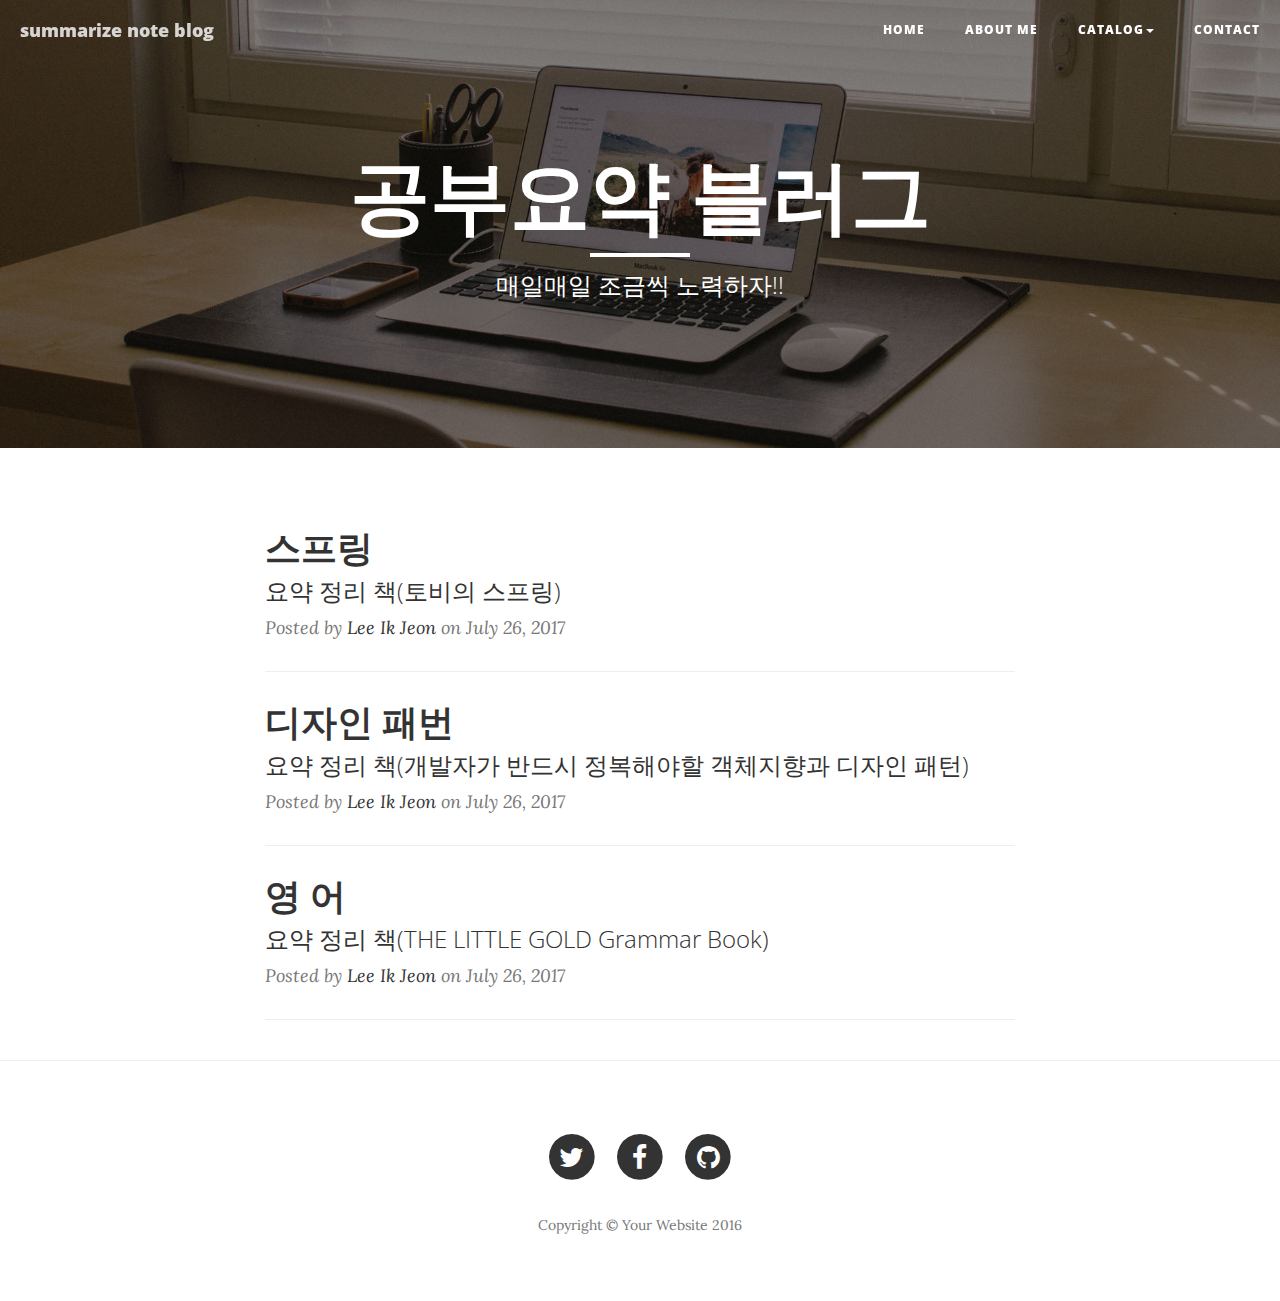
<file: index.html>
<!DOCTYPE html>
<html lang="en">

<head>

    <meta charset="utf-8">
    <meta http-equiv="X-UA-Compatible" content="IE=edge">
    <meta name="viewport" content="width=device-width, initial-scale=1">
    <meta name="description" content="">
    <meta name="author" content="">

    <title>공부 요약 블로그</title>

    <!-- Bootstrap Core CSS -->
    <link href="vendor/bootstrap/css/bootstrap.min.css" rel="stylesheet">

    <!-- Theme CSS -->
    <link href="css/clean-blog.min.css" rel="stylesheet">

    <!-- Custom Fonts -->
    <link href="vendor/font-awesome/css/font-awesome.min.css" rel="stylesheet" type="text/css">
    <link href='https://fonts.googleapis.com/css?family=Lora:400,700,400italic,700italic' rel='stylesheet' type='text/css'>
    <link href='https://fonts.googleapis.com/css?family=Open+Sans:300italic,400italic,600italic,700italic,800italic,400,300,600,700,800' rel='stylesheet' type='text/css'>

    <!-- HTML5 Shim and Respond.js IE8 support of HTML5 elements and media queries -->
    <!-- WARNING: Respond.js doesn't work if you view the page via file:// -->
    <!--[if lt IE 9]>
        <script src="https://oss.maxcdn.com/libs/html5shiv/3.7.0/html5shiv.js"></script>
        <script src="https://oss.maxcdn.com/libs/respond.js/1.4.2/respond.min.js"></script>
    <![endif]-->

</head>

<body>

    <!-- Navigation -->
    <nav class="navbar navbar-default navbar-custom navbar-fixed-top">
        <div class="container-fluid">
            <!-- Brand and toggle get grouped for better mobile display -->
            <div class="navbar-header page-scroll">
                <button type="button" class="navbar-toggle" data-toggle="collapse" data-target="#bs-example-navbar-collapse-1">
                    <span class="sr-only">Toggle navigation</span>
                    Menu <i class="fa fa-bars"></i>
                </button>
                <a class="navbar-brand" href="index.html">summarize note blog</a>
            </div>

            <!-- Collect the nav links, forms, and other content for toggling -->
            <div class="collapse navbar-collapse" id="bs-example-navbar-collapse-1">
                <ul class="nav navbar-nav navbar-right">
                    <li>
                        <a href="index.html">Home</a>
                    </li>
                    <li>
                        <a href="nav_content/about.html">About Me</a>
                    </li>
                    <li class="dropdown"><a class="dropdown-toggle" data-toggle="dropdown" href="#">catalog<span class="caret"></span></a>
                      <ul class="dropdown-menu">
                        <li><a href="catalog_content/spring.html">스프링</a></li>
                        <li><a href="catalog_content/design.html">디자인패턴</a></li>
                        <li><a href="catalog_content/english.html">영어</a></li>
                      </ul>
                    </li>
                    <li>
                        <a href="contact.html">Contact</a>
                    </li>
                </ul>
            </div>
            <!-- /.navbar-collapse -->
        </div>
        <!-- /.container -->
    </nav>

    <!-- Page Header -->
    <!-- Set your background image for this header on the line below. -->
    <header class="intro-header" style="background-image: url('img/home-bg.jpg')">
        <div class="container">
            <div class="row">
                <div class="col-lg-8 col-lg-offset-2 col-md-10 col-md-offset-1">
                    <div class="site-heading">
                        <h1>공부요약 블러그</h1>
                        <hr class="small">
                        <span class="subheading">매일매일 조금씩 노력하자!!</span>
                    </div>
                </div>
            </div>
        </div>
    </header>

    <!-- Main Content -->
    <div class="container">
        <div class="row">
            <div class="col-lg-8 col-lg-offset-2 col-md-10 col-md-offset-1">
                <div class="post-preview">
                    <a href="catalog_content/spring.html">
                        <h2 class="post-title">
                            스프링
                        </h2>
                        <h3 class="post-subtitle">
                            요약 정리 책(토비의 스프링)
                        </h3>
                    </a>
                    <p class="post-meta">Posted by <a href="#">Lee Ik Jeon</a> on July 26, 2017</p>
                </div>
                <hr>
                <div class="post-preview">
                    <a href="catalog_content/design.html">
                        <h2 class="post-title">
                            디자인 패번
                        </h2>
                        <h3 class="post-subtitle">
                            요약 정리 책(개발자가 반드시 정복해야할 객체지향과 디자인 패턴)
                        </h3>
                    </a>
                    <p class="post-meta">Posted by <a href="#">Lee Ik Jeon</a> on July 26, 2017</p>
                </div>
                <hr>
                <div class="post-preview">
                    <a href="catalog_content/english.html">
                        <h2 class="post-title">
                            영 어
                        </h2>
                        <h3 class="post-subtitle">
                            요약 정리 책(THE LITTLE GOLD Grammar Book)
                        </h3>
                    </a>
                    <p class="post-meta">Posted by <a href="#">Lee Ik Jeon</a> on July 26, 2017</p>
                </div>
                <hr>
            </div>
        </div>
    </div>

    <hr>

    <!-- Footer -->
    <footer>
        <div class="container">
            <div class="row">
                <div class="col-lg-8 col-lg-offset-2 col-md-10 col-md-offset-1">
                    <ul class="list-inline text-center">
                        <li>
                            <a href="#">
                                <span class="fa-stack fa-lg">
                                    <i class="fa fa-circle fa-stack-2x"></i>
                                    <i class="fa fa-twitter fa-stack-1x fa-inverse"></i>
                                </span>
                            </a>
                        </li>
                        <li>
                            <a href="#">
                                <span class="fa-stack fa-lg">
                                    <i class="fa fa-circle fa-stack-2x"></i>
                                    <i class="fa fa-facebook fa-stack-1x fa-inverse"></i>
                                </span>
                            </a>
                        </li>
                        <li>
                            <a href="#">
                                <span class="fa-stack fa-lg">
                                    <i class="fa fa-circle fa-stack-2x"></i>
                                    <i class="fa fa-github fa-stack-1x fa-inverse"></i>
                                </span>
                            </a>
                        </li>
                    </ul>
                    <p class="copyright text-muted">Copyright &copy; Your Website 2016</p>
                </div>
            </div>
        </div>
    </footer>

    <!-- jQuery -->
    <script src="vendor/jquery/jquery.min.js"></script>

    <!-- Bootstrap Core JavaScript -->
    <script src="vendor/bootstrap/js/bootstrap.min.js"></script>

    <!-- Contact Form JavaScript -->
    <script src="js/jqBootstrapValidation.js"></script>
    <script src="js/contact_me.js"></script>

    <!-- Theme JavaScript -->
    <script src="js/clean-blog.min.js"></script>

</body>

</html>
</file>
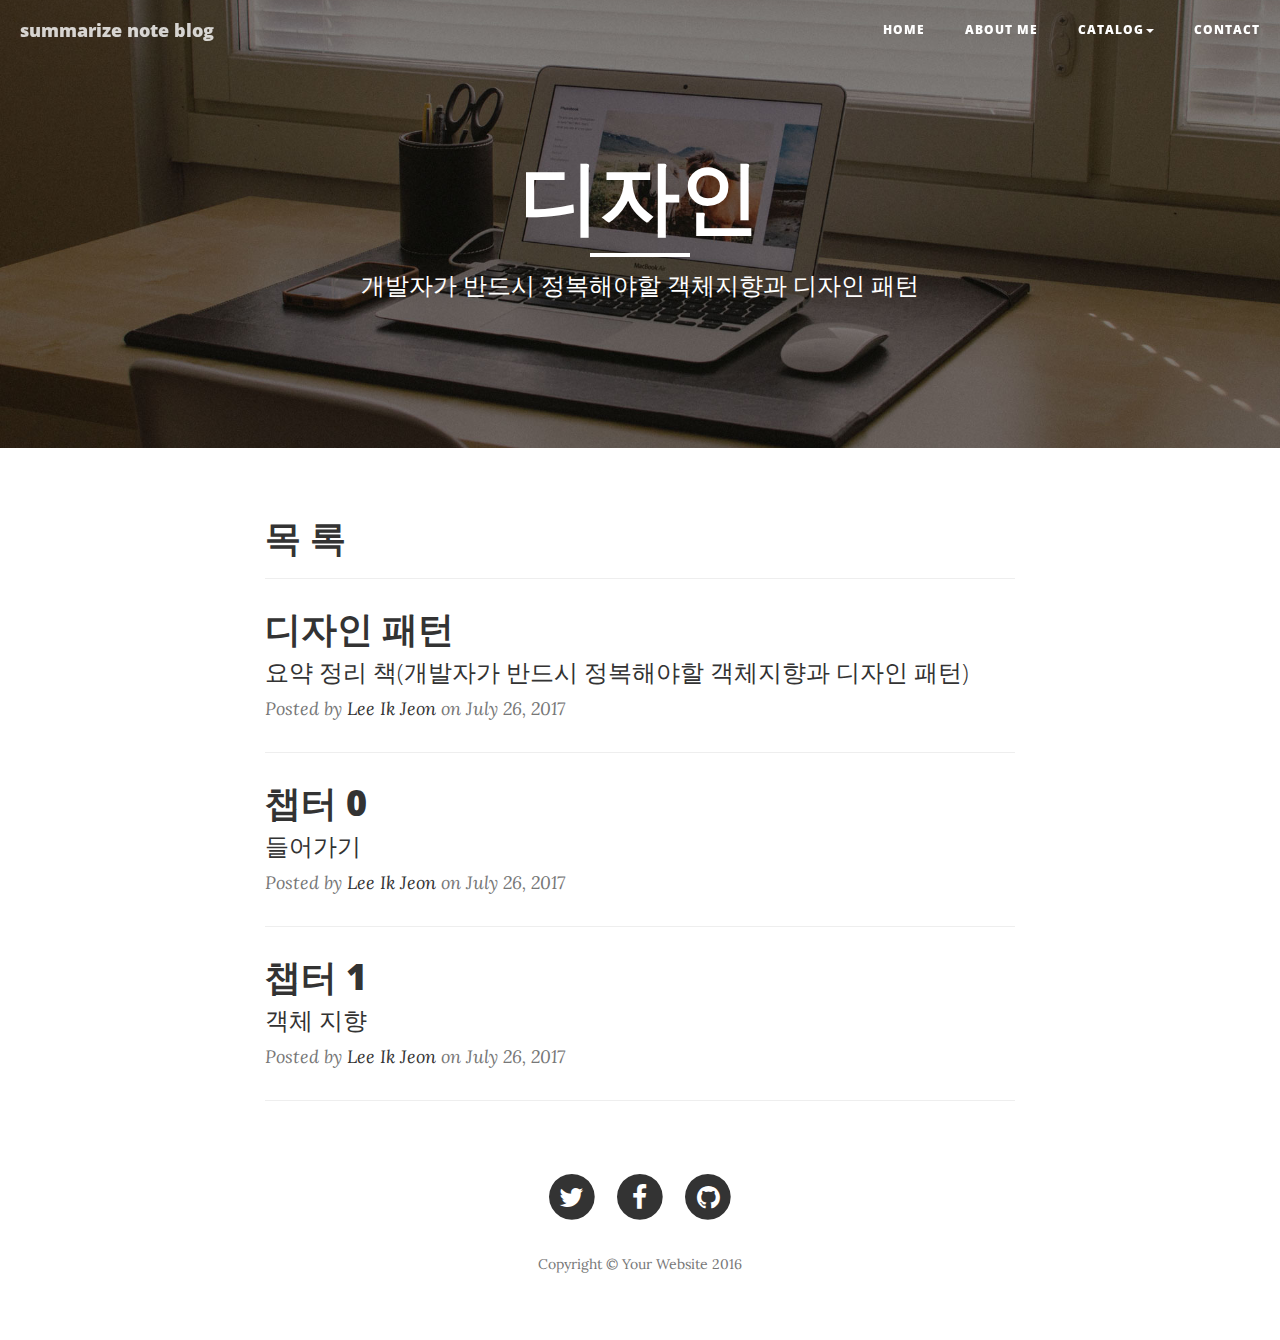
<file: catalog_content/design.html>
<!DOCTYPE html>
<html lang="en">

<head>

    <meta charset="utf-8">
    <meta http-equiv="X-UA-Compatible" content="IE=edge">
    <meta name="viewport" content="width=device-width, initial-scale=1">
    <meta name="description" content="">
    <meta name="author" content="">

    <title>공부 요약 블로그</title>

    <!-- Bootstrap Core CSS -->
    <link href="../vendor/bootstrap/css/bootstrap.min.css" rel="stylesheet">

    <!-- Theme CSS -->
    <link href="../css/clean-blog.min.css" rel="stylesheet">

    <!-- Custom Fonts -->
    <link href="../vendor/font-awesome/css/font-awesome.min.css" rel="stylesheet" type="text/css">
    <link href='https://fonts.googleapis.com/css?family=Lora:400,700,400italic,700italic' rel='stylesheet' type='text/css'>
    <link href='https://fonts.googleapis.com/css?family=Open+Sans:300italic,400italic,600italic,700italic,800italic,400,300,600,700,800' rel='stylesheet' type='text/css'>

    <!-- HTML5 Shim and Respond.js IE8 support of HTML5 elements and media queries -->
    <!-- WARNING: Respond.js doesn't work if you view the page via file:// -->
    <!--[if lt IE 9]>
        <script src="https://oss.maxcdn.com/libs/html5shiv/3.7.0/html5shiv.js"></script>
        <script src="https://oss.maxcdn.com/libs/respond.js/1.4.2/respond.min.js"></script>
    <![endif]-->

</head>

<body>

    <!-- Navigation -->
    <nav class="navbar navbar-default navbar-custom navbar-fixed-top">
        <div class="container-fluid">
            <!-- Brand and toggle get grouped for better mobile display -->
            <div class="navbar-header page-scroll">
                <button type="button" class="navbar-toggle" data-toggle="collapse" data-target="#bs-example-navbar-collapse-1">
                    <span class="sr-only">Toggle navigation</span>
                    Menu <i class="fa fa-bars"></i>
                </button>
                <a class="navbar-brand" href="../index.html">summarize note blog</a>
            </div>

            <!-- Collect the nav links, forms, and other content for toggling -->
            <div class="collapse navbar-collapse" id="bs-example-navbar-collapse-1">
                <ul class="nav navbar-nav navbar-right">
                    <li>
                        <a href="../index.html">Home</a>
                    </li>
                    <li>
                        <a href="../nav_content/about.html">About Me</a>
                    </li>
                    <li class="dropdown"><a class="dropdown-toggle" data-toggle="dropdown" href="#">catalog<span class="caret"></span></a>
                      <ul class="dropdown-menu">
                        <li><a href="spring.html">스프링</a></li>
                        <li><a href="design.html">디자인패턴</a></li>
                        <li><a href="english.html">영어</a></li>
                      </ul>
                    </li>
                    <li>
                        <a href="../nav_content/contact.html">Contact</a>
                    </li>
                </ul>
            </div>
            <!-- /.navbar-collapse -->
        </div>
        <!-- /.container -->
    </nav>

    <!-- Page Header -->
    <!-- Set your background image for this header on the line below. -->
    <header class="intro-header" style="background-image: url('../img/home-bg.jpg')">
        <div class="container">
            <div class="row">
                <div class="col-lg-8 col-lg-offset-2 col-md-10 col-md-offset-1">
                    <div class="site-heading">
                        <h1>디자인</h1>
                        <hr class="small">
                        <span class="subheading">개발자가 반드시 정복해야할 객체지향과 디자인 패턴</span>
                    </div>
                </div>
            </div>
        </div>
    </header>

    <!-- Main Content -->
    <div class="container">
        <div class="row">
            <div class="col-lg-8 col-lg-offset-2 col-md-10 col-md-offset-1">
                <div class="post-preview">
                    <h1>목 록</h1>
                </div>
                <hr>
                <div class="post-preview">
                    <a href="#">
                        <h2 class="post-title">
                            디자인 패턴
                        </h2>
                        <h3 class="post-subtitle">
                            요약 정리 책(개발자가 반드시 정복해야할 객체지향과 디자인 패턴)
                        </h3>
                    </a>
                    <p class="post-meta">Posted by <a href="#">Lee Ik Jeon</a> on July 26, 2017</p>
                </div>
                <hr>
                <div class="post-preview">
                    <a href="design/chapter00.html">
                        <h2 class="post-title">
                            챕터 0
                        </h2>
                        <h3 class="post-subtitle">
                            들어가기
                        </h3>
                    </a>
                    <p class="post-meta">Posted by <a href="#">Lee Ik Jeon</a> on July 26, 2017</p>
                </div>
                <hr>
                <div class="post-preview">
                    <a href="design/chapter01.html">
                        <h2 class="post-title">
                            챕터 1
                        </h2>
                        <h3 class="post-subtitle">
                            객체 지향
                        </h3>
                    </a>
                    <p class="post-meta">Posted by <a href="#">Lee Ik Jeon</a> on July 26, 2017</p>
                </div>
                <hr>
          </div>
        </div>
      </div>
    <!-- Footer -->
    <footer>
        <div class="container">
            <div class="row">
                <div class="col-lg-8 col-lg-offset-2 col-md-10 col-md-offset-1">
                    <ul class="list-inline text-center">
                        <li>
                            <a href="#">
                                <span class="fa-stack fa-lg">
                                    <i class="fa fa-circle fa-stack-2x"></i>
                                    <i class="fa fa-twitter fa-stack-1x fa-inverse"></i>
                                </span>
                            </a>
                        </li>
                        <li>
                            <a href="#">
                                <span class="fa-stack fa-lg">
                                    <i class="fa fa-circle fa-stack-2x"></i>
                                    <i class="fa fa-facebook fa-stack-1x fa-inverse"></i>
                                </span>
                            </a>
                        </li>
                        <li>
                            <a href="#">
                                <span class="fa-stack fa-lg">
                                    <i class="fa fa-circle fa-stack-2x"></i>
                                    <i class="fa fa-github fa-stack-1x fa-inverse"></i>
                                </span>
                            </a>
                        </li>
                    </ul>
                    <p class="copyright text-muted">Copyright &copy; Your Website 2016</p>
                </div>
            </div>
        </div>
    </footer>

    <!-- jQuery -->
    <script src="../vendor/jquery/jquery.min.js"></script>

    <!-- Bootstrap Core JavaScript -->
    <script src="../vendor/bootstrap/js/bootstrap.min.js"></script>

    <!-- Contact Form JavaScript -->
    <script src="../js/jqBootstrapValidation.js"></script>
    <script src="../js/contact_me.js"></script>

    <!-- Theme JavaScript -->
    <script src="../js/clean-blog.min.js"></script>

</body>

</html>
</file>
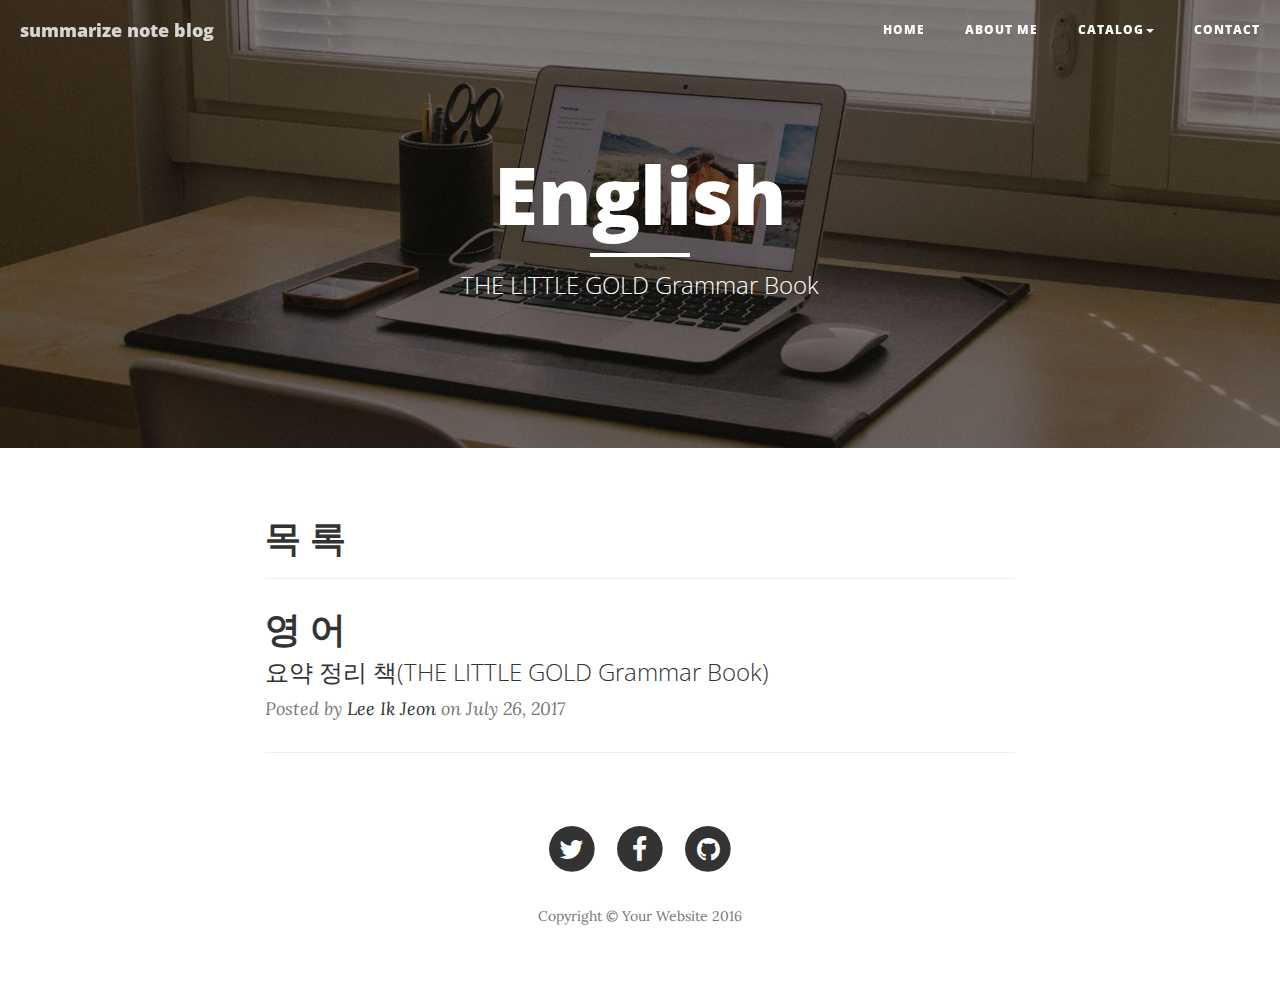
<file: catalog_content/english.html>
<!DOCTYPE html>
<html lang="en">

<head>

    <meta charset="utf-8">
    <meta http-equiv="X-UA-Compatible" content="IE=edge">
    <meta name="viewport" content="width=device-width, initial-scale=1">
    <meta name="description" content="">
    <meta name="author" content="">

    <title>공부 요약 블로그</title>

    <!-- Bootstrap Core CSS -->
    <link href="../vendor/bootstrap/css/bootstrap.min.css" rel="stylesheet">

    <!-- Theme CSS -->
    <link href="../css/clean-blog.min.css" rel="stylesheet">

    <!-- Custom Fonts -->
    <link href="../vendor/font-awesome/css/font-awesome.min.css" rel="stylesheet" type="text/css">
    <link href='https://fonts.googleapis.com/css?family=Lora:400,700,400italic,700italic' rel='stylesheet' type='text/css'>
    <link href='https://fonts.googleapis.com/css?family=Open+Sans:300italic,400italic,600italic,700italic,800italic,400,300,600,700,800' rel='stylesheet' type='text/css'>

    <!-- HTML5 Shim and Respond.js IE8 support of HTML5 elements and media queries -->
    <!-- WARNING: Respond.js doesn't work if you view the page via file:// -->
    <!--[if lt IE 9]>
        <script src="https://oss.maxcdn.com/libs/html5shiv/3.7.0/html5shiv.js"></script>
        <script src="https://oss.maxcdn.com/libs/respond.js/1.4.2/respond.min.js"></script>
    <![endif]-->

</head>

<body>

    <!-- Navigation -->
    <nav class="navbar navbar-default navbar-custom navbar-fixed-top">
        <div class="container-fluid">
            <!-- Brand and toggle get grouped for better mobile display -->
            <div class="navbar-header page-scroll">
                <button type="button" class="navbar-toggle" data-toggle="collapse" data-target="#bs-example-navbar-collapse-1">
                    <span class="sr-only">Toggle navigation</span>
                    Menu <i class="fa fa-bars"></i>
                </button>
                <a class="navbar-brand" href="../index.html">summarize note blog</a>
            </div>

            <!-- Collect the nav links, forms, and other content for toggling -->
            <div class="collapse navbar-collapse" id="bs-example-navbar-collapse-1">
                <ul class="nav navbar-nav navbar-right">
                    <li>
                        <a href="../index.html">Home</a>
                    </li>
                    <li>
                        <a href="../nav_content/about.html">About Me</a>
                    </li>
                    <li class="dropdown"><a class="dropdown-toggle" data-toggle="dropdown" href="#">catalog<span class="caret"></span></a>
                      <ul class="dropdown-menu">
                        <li><a href="spring.html">스프링</a></li>
                        <li><a href="design.html">디자인패턴</a></li>
                        <li><a href="english.html">영어</a></li>
                      </ul>
                    </li>
                    <li>
                        <a href="../nav_content/contact.html">Contact</a>
                    </li>
                </ul>
            </div>
            <!-- /.navbar-collapse -->
        </div>
        <!-- /.container -->
    </nav>

    <!-- Page Header -->
    <!-- Set your background image for this header on the line below. -->
    <header class="intro-header" style="background-image: url('../img/home-bg.jpg')">
        <div class="container">
            <div class="row">
                <div class="col-lg-8 col-lg-offset-2 col-md-10 col-md-offset-1">
                    <div class="site-heading">
                        <h1>English</h1>
                        <hr class="small">
                        <span class="subheading">THE LITTLE GOLD Grammar Book</span>
                    </div>
                </div>
            </div>
        </div>
    </header>

    <!-- Main Content -->
    <div class="container">
        <div class="row">
            <div class="col-lg-8 col-lg-offset-2 col-md-10 col-md-offset-1">
                <div class="post-preview">
                    <h1>목 록</h1>
                </div>
                <hr>
                <div class="post-preview">
                    <a href="catalog_content/english.html">
                        <h2 class="post-title">
                            영 어
                        </h2>
                        <h3 class="post-subtitle">
                            요약 정리 책(THE LITTLE GOLD Grammar Book)
                        </h3>
                    </a>
                    <p class="post-meta">Posted by <a href="#">Lee Ik Jeon</a> on July 26, 2017</p>
                </div>
                <hr>
          </div>
        </div>
      </div>
    <!-- Footer -->
    <footer>
        <div class="container">
            <div class="row">
                <div class="col-lg-8 col-lg-offset-2 col-md-10 col-md-offset-1">
                    <ul class="list-inline text-center">
                        <li>
                            <a href="#">
                                <span class="fa-stack fa-lg">
                                    <i class="fa fa-circle fa-stack-2x"></i>
                                    <i class="fa fa-twitter fa-stack-1x fa-inverse"></i>
                                </span>
                            </a>
                        </li>
                        <li>
                            <a href="#">
                                <span class="fa-stack fa-lg">
                                    <i class="fa fa-circle fa-stack-2x"></i>
                                    <i class="fa fa-facebook fa-stack-1x fa-inverse"></i>
                                </span>
                            </a>
                        </li>
                        <li>
                            <a href="#">
                                <span class="fa-stack fa-lg">
                                    <i class="fa fa-circle fa-stack-2x"></i>
                                    <i class="fa fa-github fa-stack-1x fa-inverse"></i>
                                </span>
                            </a>
                        </li>
                    </ul>
                    <p class="copyright text-muted">Copyright &copy; Your Website 2016</p>
                </div>
            </div>
        </div>
    </footer>

    <!-- jQuery -->
    <script src="../vendor/jquery/jquery.min.js"></script>

    <!-- Bootstrap Core JavaScript -->
    <script src="../vendor/bootstrap/js/bootstrap.min.js"></script>

    <!-- Contact Form JavaScript -->
    <script src="../js/jqBootstrapValidation.js"></script>
    <script src="../js/contact_me.js"></script>

    <!-- Theme JavaScript -->
    <script src="../js/clean-blog.min.js"></script>

</body>

</html>
</file>
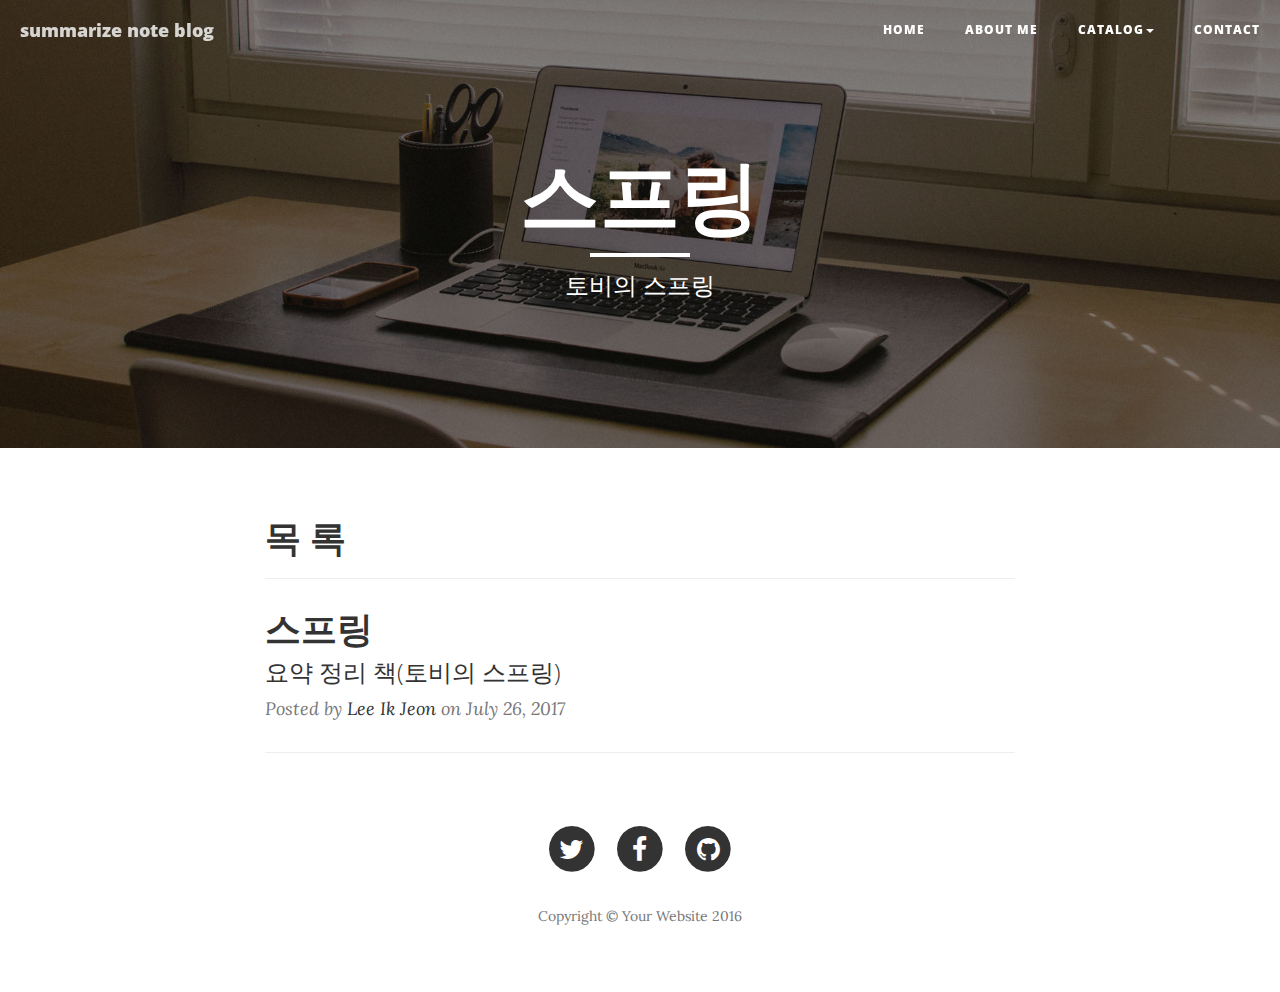
<file: catalog_content/spring.html>
<!DOCTYPE html>
<html lang="en">

<head>

    <meta charset="utf-8">
    <meta http-equiv="X-UA-Compatible" content="IE=edge">
    <meta name="viewport" content="width=device-width, initial-scale=1">
    <meta name="description" content="">
    <meta name="author" content="">

    <title>공부 요약 블로그</title>

    <!-- Bootstrap Core CSS -->
    <link href="../vendor/bootstrap/css/bootstrap.min.css" rel="stylesheet">

    <!-- Theme CSS -->
    <link href="../css/clean-blog.min.css" rel="stylesheet">

    <!-- Custom Fonts -->
    <link href="../vendor/font-awesome/css/font-awesome.min.css" rel="stylesheet" type="text/css">
    <link href='https://fonts.googleapis.com/css?family=Lora:400,700,400italic,700italic' rel='stylesheet' type='text/css'>
    <link href='https://fonts.googleapis.com/css?family=Open+Sans:300italic,400italic,600italic,700italic,800italic,400,300,600,700,800' rel='stylesheet' type='text/css'>

    <!-- HTML5 Shim and Respond.js IE8 support of HTML5 elements and media queries -->
    <!-- WARNING: Respond.js doesn't work if you view the page via file:// -->
    <!--[if lt IE 9]>
        <script src="https://oss.maxcdn.com/libs/html5shiv/3.7.0/html5shiv.js"></script>
        <script src="https://oss.maxcdn.com/libs/respond.js/1.4.2/respond.min.js"></script>
    <![endif]-->

</head>

<body>

    <!-- Navigation -->
    <nav class="navbar navbar-default navbar-custom navbar-fixed-top">
        <div class="container-fluid">
            <!-- Brand and toggle get grouped for better mobile display -->
            <div class="navbar-header page-scroll">
                <button type="button" class="navbar-toggle" data-toggle="collapse" data-target="#bs-example-navbar-collapse-1">
                    <span class="sr-only">Toggle navigation</span>
                    Menu <i class="fa fa-bars"></i>
                </button>
                <a class="navbar-brand" href="../index.html">summarize note blog</a>
            </div>

            <!-- Collect the nav links, forms, and other content for toggling -->
            <div class="collapse navbar-collapse" id="bs-example-navbar-collapse-1">
                <ul class="nav navbar-nav navbar-right">
                    <li>
                        <a href="../index.html">Home</a>
                    </li>
                    <li>
                        <a href="../nav_content/about.html">About Me</a>
                    </li>
                    <li class="dropdown"><a class="dropdown-toggle" data-toggle="dropdown" href="#">catalog<span class="caret"></span></a>
                      <ul class="dropdown-menu">
                        <li><a href="spring.html">스프링</a></li>
                        <li><a href="design.html">디자인패턴</a></li>
                        <li><a href="english.html">영어</a></li>
                      </ul>
                    </li>
                    <li>
                        <a href="../nav_content/contact.html">Contact</a>
                    </li>
                </ul>
            </div>
            <!-- /.navbar-collapse -->
        </div>
        <!-- /.container -->
    </nav>

    <!-- Page Header -->
    <!-- Set your background image for this header on the line below. -->
    <header class="intro-header" style="background-image: url('../img/home-bg.jpg')">
        <div class="container">
            <div class="row">
                <div class="col-lg-8 col-lg-offset-2 col-md-10 col-md-offset-1">
                    <div class="site-heading">
                        <h1>스프링</h1>
                        <hr class="small">
                        <span class="subheading">토비의 스프링</span>
                    </div>
                </div>
            </div>
        </div>
    </header>

    <!-- Main Content -->
    <div class="container">
        <div class="row">
            <div class="col-lg-8 col-lg-offset-2 col-md-10 col-md-offset-1">
                <div class="post-preview">
                    <h1>목 록</h1>
                </div>
                <hr>
                <div class="post-preview">
                    <a href="catalog_content/spring.html">
                        <h2 class="post-title">
                            스프링
                        </h2>
                        <h3 class="post-subtitle">
                            요약 정리 책(토비의 스프링)
                        </h3>
                    </a>
                    <p class="post-meta">Posted by <a href="#">Lee Ik Jeon</a> on July 26, 2017</p>
                </div>
                <hr>
          </div>
        </div>
      </div>
    <!-- Footer -->
    <footer>
        <div class="container">
            <div class="row">
                <div class="col-lg-8 col-lg-offset-2 col-md-10 col-md-offset-1">
                    <ul class="list-inline text-center">
                        <li>
                            <a href="#">
                                <span class="fa-stack fa-lg">
                                    <i class="fa fa-circle fa-stack-2x"></i>
                                    <i class="fa fa-twitter fa-stack-1x fa-inverse"></i>
                                </span>
                            </a>
                        </li>
                        <li>
                            <a href="#">
                                <span class="fa-stack fa-lg">
                                    <i class="fa fa-circle fa-stack-2x"></i>
                                    <i class="fa fa-facebook fa-stack-1x fa-inverse"></i>
                                </span>
                            </a>
                        </li>
                        <li>
                            <a href="#">
                                <span class="fa-stack fa-lg">
                                    <i class="fa fa-circle fa-stack-2x"></i>
                                    <i class="fa fa-github fa-stack-1x fa-inverse"></i>
                                </span>
                            </a>
                        </li>
                    </ul>
                    <p class="copyright text-muted">Copyright &copy; Your Website 2016</p>
                </div>
            </div>
        </div>
    </footer>

    <!-- jQuery -->
    <script src="../vendor/jquery/jquery.min.js"></script>

    <!-- Bootstrap Core JavaScript -->
    <script src="../vendor/bootstrap/js/bootstrap.min.js"></script>

    <!-- Contact Form JavaScript -->
    <script src="../js/jqBootstrapValidation.js"></script>
    <script src="../js/contact_me.js"></script>

    <!-- Theme JavaScript -->
    <script src="../js/clean-blog.min.js"></script>

</body>

</html>
</file>
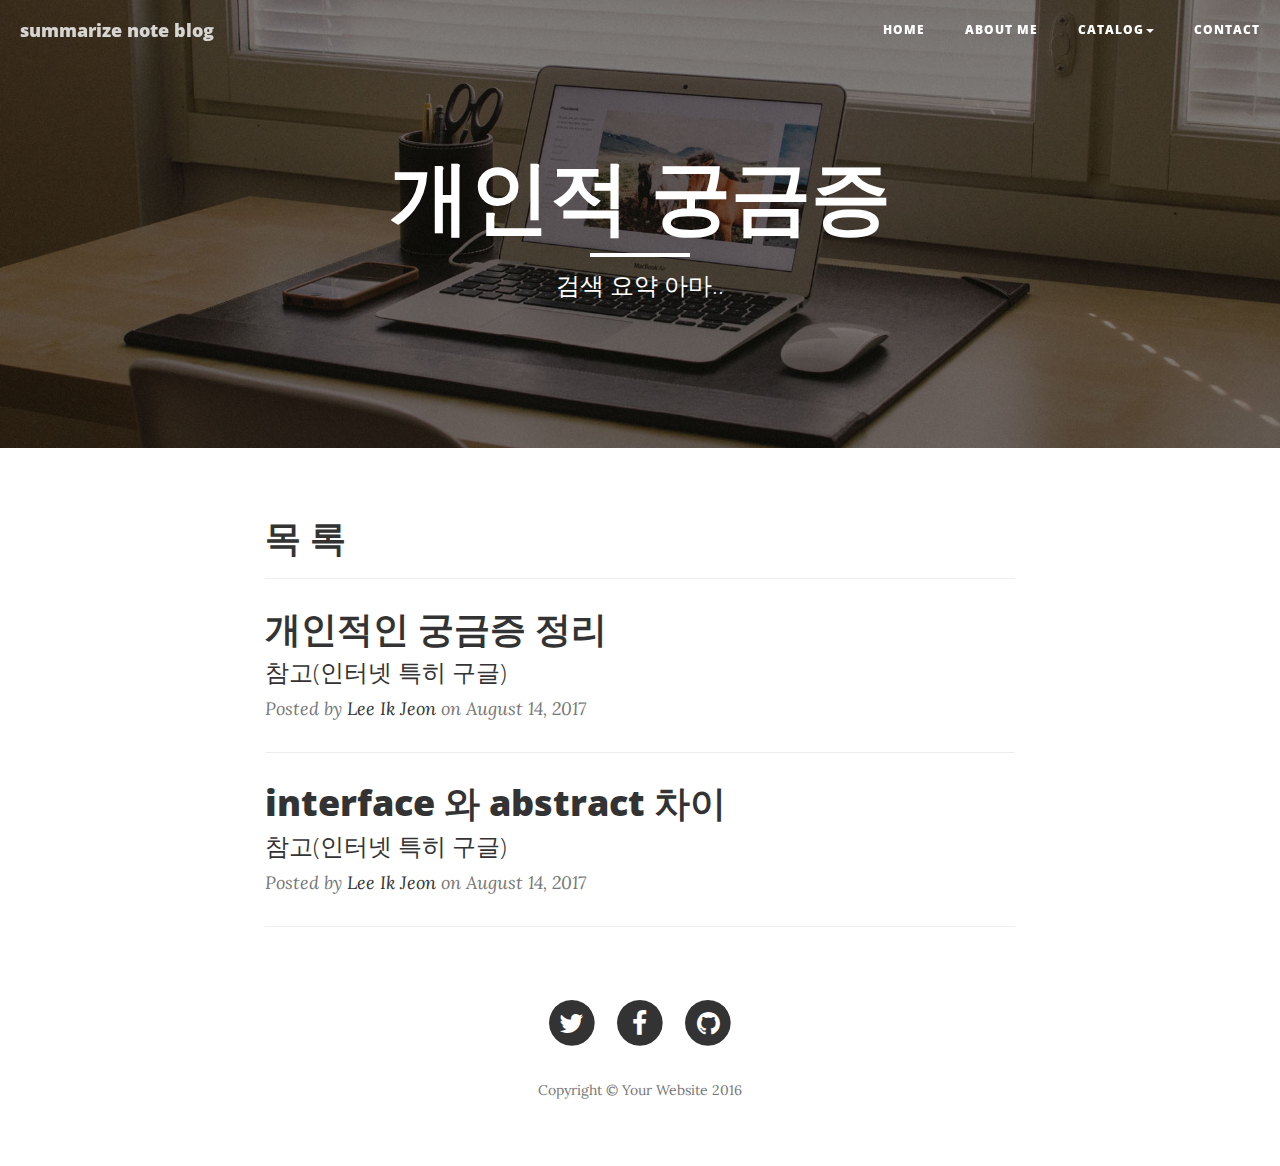
<file: catalog_content/wonder.html>
<!DOCTYPE html>
<html lang="en">

<head>

    <meta charset="utf-8">
    <meta http-equiv="X-UA-Compatible" content="IE=edge">
    <meta name="viewport" content="width=device-width, initial-scale=1">
    <meta name="description" content="">
    <meta name="author" content="">

    <title>공부 요약 블로그</title>

    <!-- Bootstrap Core CSS -->
    <link href="../vendor/bootstrap/css/bootstrap.min.css" rel="stylesheet">

    <!-- Theme CSS -->
    <link href="../css/clean-blog.min.css" rel="stylesheet">

    <!-- Custom Fonts -->
    <link href="../vendor/font-awesome/css/font-awesome.min.css" rel="stylesheet" type="text/css">
    <link href='https://fonts.googleapis.com/css?family=Lora:400,700,400italic,700italic' rel='stylesheet' type='text/css'>
    <link href='https://fonts.googleapis.com/css?family=Open+Sans:300italic,400italic,600italic,700italic,800italic,400,300,600,700,800' rel='stylesheet' type='text/css'>

    <!-- HTML5 Shim and Respond.js IE8 support of HTML5 elements and media queries -->
    <!-- WARNING: Respond.js doesn't work if you view the page via file:// -->
    <!--[if lt IE 9]>
        <script src="https://oss.maxcdn.com/libs/html5shiv/3.7.0/html5shiv.js"></script>
        <script src="https://oss.maxcdn.com/libs/respond.js/1.4.2/respond.min.js"></script>
    <![endif]-->

</head>

<body>

    <!-- Navigation -->
    <nav class="navbar navbar-default navbar-custom navbar-fixed-top">
        <div class="container-fluid">
            <!-- Brand and toggle get grouped for better mobile display -->
            <div class="navbar-header page-scroll">
                <button type="button" class="navbar-toggle" data-toggle="collapse" data-target="#bs-example-navbar-collapse-1">
                    <span class="sr-only">Toggle navigation</span>
                    Menu <i class="fa fa-bars"></i>
                </button>
                <a class="navbar-brand" href="../index.html">summarize note blog</a>
            </div>

            <!-- Collect the nav links, forms, and other content for toggling -->
            <div class="collapse navbar-collapse" id="bs-example-navbar-collapse-1">
                <ul class="nav navbar-nav navbar-right">
                    <li>
                        <a href="../index.html">Home</a>
                    </li>
                    <li>
                        <a href="../nav_content/about.html">About Me</a>
                    </li>
                    <li class="dropdown"><a class="dropdown-toggle" data-toggle="dropdown" href="#">catalog<span class="caret"></span></a>
                      <ul class="dropdown-menu">
                        <li><a href="spring.html">스프링</a></li>
                        <li><a href="design.html">디자인패턴</a></li>
                        <li><a href="english.html">영어</a></li>
                        <li><a href="wonder.html">개인적 궁금증</a></li>
                      </ul>
                    </li>
                    <li>
                        <a href="../nav_content/contact.html">Contact</a>
                    </li>
                </ul>
            </div>
            <!-- /.navbar-collapse -->
        </div>
        <!-- /.container -->
    </nav>

    <!-- Page Header -->
    <!-- Set your background image for this header on the line below. -->
    <header class="intro-header" style="background-image: url('../img/home-bg.jpg')">
        <div class="container">
            <div class="row">
                <div class="col-lg-8 col-lg-offset-2 col-md-10 col-md-offset-1">
                    <div class="site-heading">
                        <h1>개인적 궁금증</h1>
                        <hr class="small">
                        <span class="subheading">검색 요약 아마..</span>
                    </div>
                </div>
            </div>
        </div>
    </header>

    <!-- Main Content -->
    <div class="container">
        <div class="row">
            <div class="col-lg-8 col-lg-offset-2 col-md-10 col-md-offset-1">
                <div class="post-preview">
                    <h1>목 록</h1>
                </div>
                <hr>
                <div class="post-preview">
                    <a href="#">
                        <h2 class="post-title">
                          개인적인 궁금증 정리
                        </h2>
                        <h3 class="post-subtitle">
                            참고(인터넷 특히 구글)
                        </h3>
                    </a>
                    <p class="post-meta">Posted by <a href="#">Lee Ik Jeon</a> on August 14, 2017</p>
                </div>
                <hr>
                <div class="post-preview">
                    <a href="wonder/wonder1.html">
                        <h2 class="post-title">
                          interface 와 abstract 차이
                        </h2>
                        <h3 class="post-subtitle">
                            참고(인터넷 특히 구글)
                        </h3>
                    </a>
                    <p class="post-meta">Posted by <a href="#">Lee Ik Jeon</a> on August 14, 2017</p>
                </div>
                <hr>
          </div>
        </div>
      </div>
    <!-- Footer -->
    <footer>
        <div class="container">
            <div class="row">
                <div class="col-lg-8 col-lg-offset-2 col-md-10 col-md-offset-1">
                    <ul class="list-inline text-center">
                        <li>
                            <a href="#">
                                <span class="fa-stack fa-lg">
                                    <i class="fa fa-circle fa-stack-2x"></i>
                                    <i class="fa fa-twitter fa-stack-1x fa-inverse"></i>
                                </span>
                            </a>
                        </li>
                        <li>
                            <a href="#">
                                <span class="fa-stack fa-lg">
                                    <i class="fa fa-circle fa-stack-2x"></i>
                                    <i class="fa fa-facebook fa-stack-1x fa-inverse"></i>
                                </span>
                            </a>
                        </li>
                        <li>
                            <a href="#">
                                <span class="fa-stack fa-lg">
                                    <i class="fa fa-circle fa-stack-2x"></i>
                                    <i class="fa fa-github fa-stack-1x fa-inverse"></i>
                                </span>
                            </a>
                        </li>
                    </ul>
                    <p class="copyright text-muted">Copyright &copy; Your Website 2016</p>
                </div>
            </div>
        </div>
    </footer>

    <!-- jQuery -->
    <script src="../vendor/jquery/jquery.min.js"></script>

    <!-- Bootstrap Core JavaScript -->
    <script src="../vendor/bootstrap/js/bootstrap.min.js"></script>

    <!-- Contact Form JavaScript -->
    <script src="../js/jqBootstrapValidation.js"></script>
    <script src="../js/contact_me.js"></script>

    <!-- Theme JavaScript -->
    <script src="../js/clean-blog.min.js"></script>

</body>

</html>
</file>
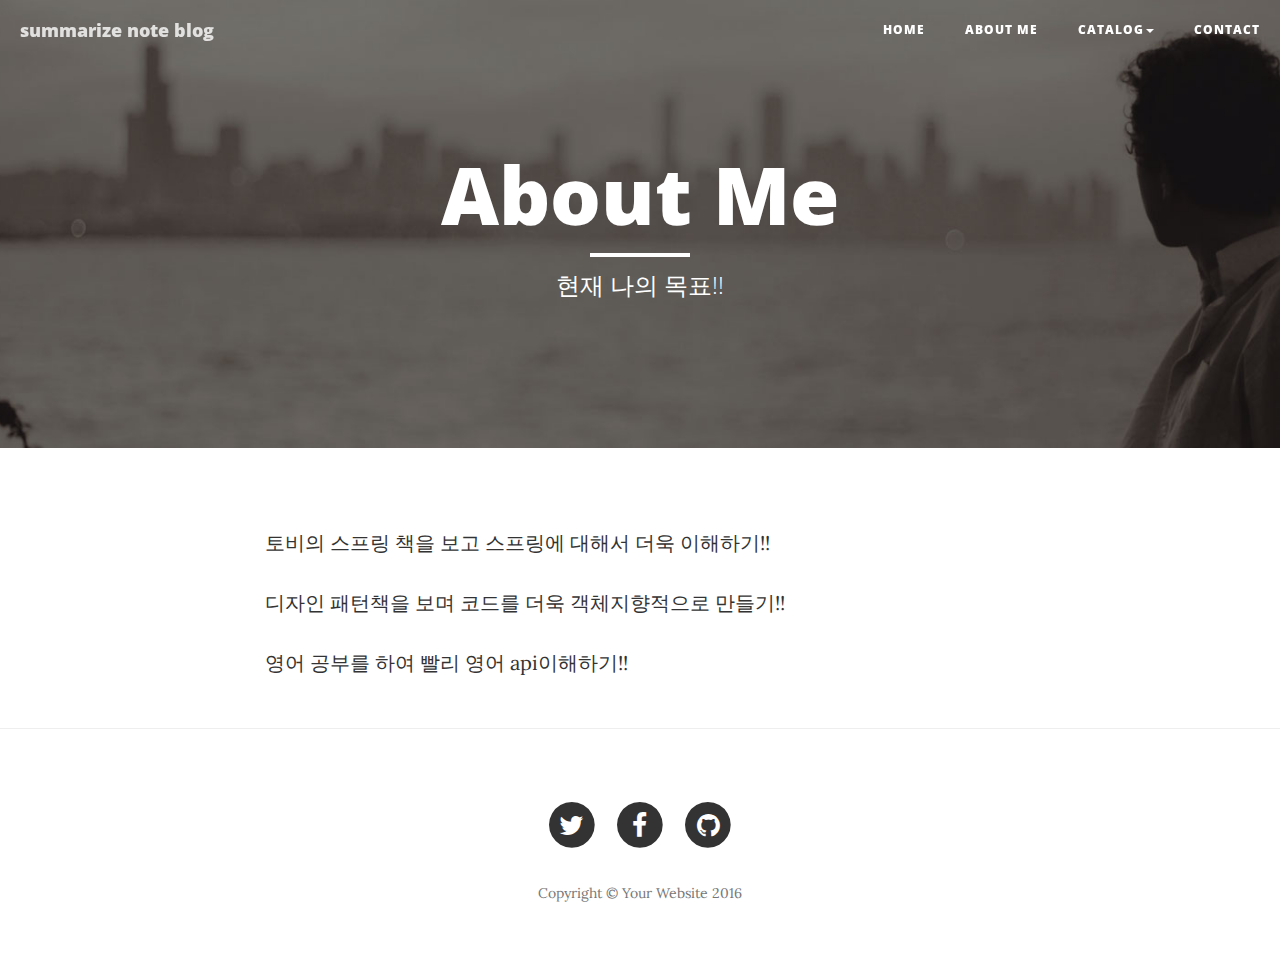
<file: nav_content/about.html>
<!DOCTYPE html>
<html lang="en">

<head>

    <meta charset="utf-8">
    <meta http-equiv="X-UA-Compatible" content="IE=edge">
    <meta name="viewport" content="width=device-width, initial-scale=1">
    <meta name="description" content="">
    <meta name="author" content="">

    <title>공부 요약 블로그</title>

    <!-- Bootstrap Core CSS -->
    <link href="../vendor/bootstrap/css/bootstrap.min.css" rel="stylesheet">

    <!-- Theme CSS -->
    <link href="../css/clean-blog.min.css" rel="stylesheet">

    <!-- Custom Fonts -->
    <link href="../vendor/font-awesome/css/font-awesome.min.css" rel="stylesheet" type="text/css">
    <link href='https://fonts.googleapis.com/css?family=Lora:400,700,400italic,700italic' rel='stylesheet' type='text/css'>
    <link href='https://fonts.googleapis.com/css?family=Open+Sans:300italic,400italic,600italic,700italic,800italic,400,300,600,700,800' rel='stylesheet' type='text/css'>

    <!-- HTML5 Shim and Respond.js IE8 support of HTML5 elements and media queries -->
    <!-- WARNING: Respond.js doesn't work if you view the page via file:// -->
    <!--[if lt IE 9]>
        <script src="https://oss.maxcdn.com/libs/html5shiv/3.7.0/html5shiv.js"></script>
        <script src="https://oss.maxcdn.com/libs/respond.js/1.4.2/respond.min.js"></script>
    <![endif]-->

</head>

<body>

    <!-- Navigation -->
    <nav class="navbar navbar-default navbar-custom navbar-fixed-top">
        <div class="container-fluid">
            <!-- Brand and toggle get grouped for better mobile display -->
            <div class="navbar-header page-scroll">
                <button type="button" class="navbar-toggle" data-toggle="collapse" data-target="#bs-example-navbar-collapse-1">
                    <span class="sr-only">Toggle navigation</span>
                    Menu <i class="fa fa-bars"></i>
                </button>
                <a class="navbar-brand" href="../index.html">summarize note blog</a>
            </div>

            <!-- Collect the nav links, forms, and other content for toggling -->
            <div class="collapse navbar-collapse" id="bs-example-navbar-collapse-1">
                <ul class="nav navbar-nav navbar-right">
                  <li>
                      <a href="../index.html">Home</a>
                  </li>
                  <li>
                      <a href="about.html">About Me</a>
                  </li>
                  <li class="dropdown"><a class="dropdown-toggle" data-toggle="dropdown" href="#">catalog<span class="caret"></span></a>
                    <ul class="dropdown-menu">
                      <li><a href="../catalog_content/spring.html">스프링</a></li>
                      <li><a href="../catalog_content/design.html">디자인패턴</a></li>
                      <li><a href="../catalog_content/english.html">영어</a></li>
                    </ul>
                  </li>
                  <li>
                      <a href="contact.html">Contact</a>
                  </li>
                </ul>
            </div>
            <!-- /.navbar-collapse -->
        </div>
        <!-- /.container -->
    </nav>

    <!-- Page Header -->
    <!-- Set your background image for this header on the line below. -->
    <header class="intro-header" style="background-image: url('../img/about-bg.jpg')">
        <div class="container">
            <div class="row">
                <div class="col-lg-8 col-lg-offset-2 col-md-10 col-md-offset-1">
                    <div class="page-heading">
                        <h1>About Me</h1>
                        <hr class="small">
                        <span class="subheading">현재 나의 목표!!</span>
                    </div>
                </div>
            </div>
        </div>
    </header>

    <!-- Main Content -->
    <div class="container">
        <div class="row">
            <div class="col-lg-8 col-lg-offset-2 col-md-10 col-md-offset-1">
                <p>토비의 스프링 책을 보고 스프링에 대해서 더욱 이해하기!!</p>
                <p>디자인 패턴책을 보며 코드를 더욱 객체지향적으로 만들기!!</p>
                <p>영어 공부를 하여 빨리 영어 api이해하기!!</p>
            </div>
        </div>
    </div>

    <hr>

    <!-- Footer -->
    <footer>
        <div class="container">
            <div class="row">
                <div class="col-lg-8 col-lg-offset-2 col-md-10 col-md-offset-1">
                    <ul class="list-inline text-center">
                        <li>
                            <a href="#">
                                <span class="fa-stack fa-lg">
                                    <i class="fa fa-circle fa-stack-2x"></i>
                                    <i class="fa fa-twitter fa-stack-1x fa-inverse"></i>
                                </span>
                            </a>
                        </li>
                        <li>
                            <a href="#">
                                <span class="fa-stack fa-lg">
                                    <i class="fa fa-circle fa-stack-2x"></i>
                                    <i class="fa fa-facebook fa-stack-1x fa-inverse"></i>
                                </span>
                            </a>
                        </li>
                        <li>
                            <a href="#">
                                <span class="fa-stack fa-lg">
                                    <i class="fa fa-circle fa-stack-2x"></i>
                                    <i class="fa fa-github fa-stack-1x fa-inverse"></i>
                                </span>
                            </a>
                        </li>
                    </ul>
                    <p class="copyright text-muted">Copyright &copy; Your Website 2016</p>
                </div>
            </div>
        </div>
    </footer>

    <!-- jQuery -->
    <script src="../vendor/jquery/jquery.min.js"></script>

    <!-- Bootstrap Core JavaScript -->
    <script src="../vendor/bootstrap/js/bootstrap.min.js"></script>

    <!-- Contact Form JavaScript -->
    <script src="../js/jqBootstrapValidation.js"></script>
    <script src="../js/contact_me.js"></script>

    <!-- Theme JavaScript -->
    <script src="../js/clean-blog.min.js"></script>

</body>

</html>
</file>
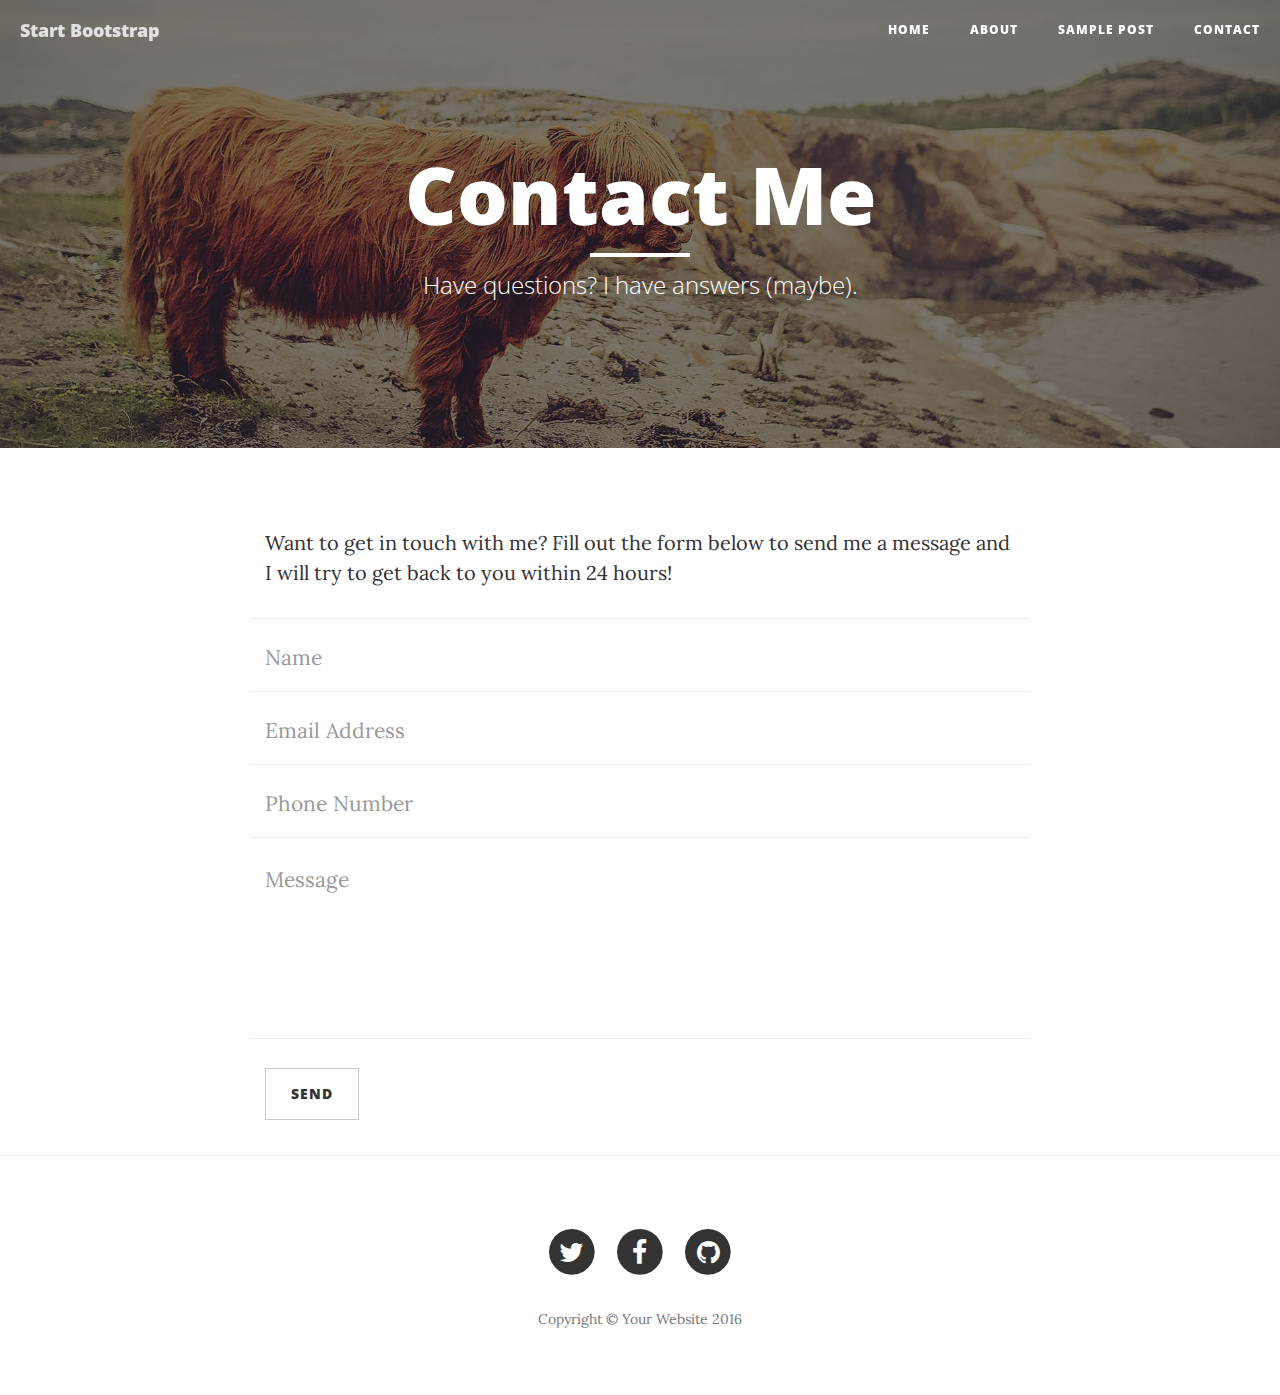
<file: nav_content/contact.html>
<!DOCTYPE html>
<html lang="en">

<head>

    <meta charset="utf-8">
    <meta http-equiv="X-UA-Compatible" content="IE=edge">
    <meta name="viewport" content="width=device-width, initial-scale=1">
    <meta name="description" content="">
    <meta name="author" content="">

    <title>공부 요약 블로그</title>

    <!-- Bootstrap Core CSS -->
    <link href="../vendor/bootstrap/css/bootstrap.min.css" rel="stylesheet">

    <!-- Theme CSS -->
    <link href="../css/clean-blog.min.css" rel="stylesheet">

    <!-- Custom Fonts -->
    <link href="../vendor/font-awesome/css/font-awesome.min.css" rel="stylesheet" type="text/css">
    <link href='https://fonts.googleapis.com/css?family=Lora:400,700,400italic,700italic' rel='stylesheet' type='text/css'>
    <link href='https://fonts.googleapis.com/css?family=Open+Sans:300italic,400italic,600italic,700italic,800italic,400,300,600,700,800' rel='stylesheet' type='text/css'>

    <!-- HTML5 Shim and Respond.js IE8 support of HTML5 elements and media queries -->
    <!-- WARNING: Respond.js doesn't work if you view the page via file:// -->
    <!--[if lt IE 9]>
        <script src="https://oss.maxcdn.com/libs/html5shiv/3.7.0/html5shiv.js"></script>
        <script src="https://oss.maxcdn.com/libs/respond.js/1.4.2/respond.min.js"></script>
    <![endif]-->

</head>

<body>

    <!-- Navigation -->
    <nav class="navbar navbar-default navbar-custom navbar-fixed-top">
        <div class="container-fluid">
            <!-- Brand and toggle get grouped for better mobile display -->
            <div class="navbar-header page-scroll">
                <button type="button" class="navbar-toggle" data-toggle="collapse" data-target="#bs-example-navbar-collapse-1">
                    <span class="sr-only">Toggle navigation</span>
                    Menu <i class="fa fa-bars"></i>
                </button>
                <a class="navbar-brand" href="index.html">Start Bootstrap</a>
            </div>

            <!-- Collect the nav links, forms, and other content for toggling -->
            <div class="collapse navbar-collapse" id="bs-example-navbar-collapse-1">
                <ul class="nav navbar-nav navbar-right">
                    <li>
                        <a href="index.html">Home</a>
                    </li>
                    <li>
                        <a href="about.html">About</a>
                    </li>
                    <li>
                        <a href="post.html">Sample Post</a>
                    </li>
                    <li>
                        <a href="contact.html">Contact</a>
                    </li>
                </ul>
            </div>
            <!-- /.navbar-collapse -->
        </div>
        <!-- /.container -->
    </nav>

    <!-- Page Header -->
    <!-- Set your background image for this header on the line below. -->
    <header class="intro-header" style="background-image: url('../img/contact-bg.jpg')">
        <div class="container">
            <div class="row">
                <div class="col-lg-8 col-lg-offset-2 col-md-10 col-md-offset-1">
                    <div class="page-heading">
                        <h1>Contact Me</h1>
                        <hr class="small">
                        <span class="subheading">Have questions? I have answers (maybe).</span>
                    </div>
                </div>
            </div>
        </div>
    </header>

    <!-- Main Content -->
    <div class="container">
        <div class="row">
            <div class="col-lg-8 col-lg-offset-2 col-md-10 col-md-offset-1">
                <p>Want to get in touch with me? Fill out the form below to send me a message and I will try to get back to you within 24 hours!</p>
                <!-- Contact Form - Enter your email address on line 19 of the mail/contact_me.php file to make this form work. -->
                <!-- WARNING: Some web hosts do not allow emails to be sent through forms to common mail hosts like Gmail or Yahoo. It's recommended that you use a private domain email address! -->
                <!-- NOTE: To use the contact form, your site must be on a live web host with PHP! The form will not work locally! -->
                <form name="sentMessage" id="contactForm" novalidate>
                    <div class="row control-group">
                        <div class="form-group col-xs-12 floating-label-form-group controls">
                            <label>Name</label>
                            <input type="text" class="form-control" placeholder="Name" id="name" required data-validation-required-message="Please enter your name.">
                            <p class="help-block text-danger"></p>
                        </div>
                    </div>
                    <div class="row control-group">
                        <div class="form-group col-xs-12 floating-label-form-group controls">
                            <label>Email Address</label>
                            <input type="email" class="form-control" placeholder="Email Address" id="email" required data-validation-required-message="Please enter your email address.">
                            <p class="help-block text-danger"></p>
                        </div>
                    </div>
                    <div class="row control-group">
                        <div class="form-group col-xs-12 floating-label-form-group controls">
                            <label>Phone Number</label>
                            <input type="tel" class="form-control" placeholder="Phone Number" id="phone" required data-validation-required-message="Please enter your phone number.">
                            <p class="help-block text-danger"></p>
                        </div>
                    </div>
                    <div class="row control-group">
                        <div class="form-group col-xs-12 floating-label-form-group controls">
                            <label>Message</label>
                            <textarea rows="5" class="form-control" placeholder="Message" id="message" required data-validation-required-message="Please enter a message."></textarea>
                            <p class="help-block text-danger"></p>
                        </div>
                    </div>
                    <br>
                    <div id="success"></div>
                    <div class="row">
                        <div class="form-group col-xs-12">
                            <button type="submit" class="btn btn-default">Send</button>
                        </div>
                    </div>
                </form>
            </div>
        </div>
    </div>

    <hr>

    <!-- Footer -->
    <footer>
        <div class="container">
            <div class="row">
                <div class="col-lg-8 col-lg-offset-2 col-md-10 col-md-offset-1">
                    <ul class="list-inline text-center">
                        <li>
                            <a href="#">
                                <span class="fa-stack fa-lg">
                                    <i class="fa fa-circle fa-stack-2x"></i>
                                    <i class="fa fa-twitter fa-stack-1x fa-inverse"></i>
                                </span>
                            </a>
                        </li>
                        <li>
                            <a href="#">
                                <span class="fa-stack fa-lg">
                                    <i class="fa fa-circle fa-stack-2x"></i>
                                    <i class="fa fa-facebook fa-stack-1x fa-inverse"></i>
                                </span>
                            </a>
                        </li>
                        <li>
                            <a href="#">
                                <span class="fa-stack fa-lg">
                                    <i class="fa fa-circle fa-stack-2x"></i>
                                    <i class="fa fa-github fa-stack-1x fa-inverse"></i>
                                </span>
                            </a>
                        </li>
                    </ul>
                    <p class="copyright text-muted">Copyright &copy; Your Website 2016</p>
                </div>
            </div>
        </div>
    </footer>

    <!-- jQuery -->
    <script src="../vendor/jquery/jquery.min.js"></script>

    <!-- Bootstrap Core JavaScript -->
    <script src="../vendor/bootstrap/js/bootstrap.min.js"></script>

    <!-- Contact Form JavaScript -->
    <script src="../js/jqBootstrapValidation.js"></script>
    <script src="../js/contact_me.js"></script>

    <!-- Theme JavaScript -->
    <script src="../js/clean-blog.min.js"></script>

</body>

</html>
</file>
<file: css/clean-blog.min.css>
/*!
 * Start Bootstrap - Clean Blog v3.3.7+1 (http://startbootstrap.com/template-overviews/clean-blog)
 * Copyright 2013-2017 Start Bootstrap
 * Licensed under MIT (https://github.com/BlackrockDigital/startbootstrap/blob/gh-pages/LICENSE)
 */a,body{color:#333}.navbar-custom .nav li a,.navbar-custom .navbar-brand,h1,h2,h3,h4,h5,h6{font-weight:800}.caption,.intro-header .page-heading,.intro-header .site-heading,footer .copyright{text-align:center}body{font-family:Lora,'Times New Roman',serif;font-size:20px;-webkit-tap-highlight-color:#0085A1}.intro-header .page-heading .subheading,.intro-header .post-heading .subheading,.intro-header .site-heading .subheading,.navbar-custom,h1,h2,h3,h4,h5,h6{font-family:'Open Sans','Helvetica Neue',Helvetica,Arial,sans-serif}p{line-height:1.5;margin:30px 0}p a{text-decoration:underline}a:focus,a:hover{color:#0085A1}a img:focus,a img:hover{cursor:zoom-in}blockquote{color:#777;font-style:italic}hr.small{max-width:100px;margin:15px auto;border-width:4px;border-color:#fff}.navbar-custom{position:absolute;top:0;left:0;width:100%;z-index:3}.navbar-custom .navbar-header .navbar-toggle{color:#777;font-weight:800;text-transform:uppercase;font-size:12px}.navbar-custom .nav li a{text-transform:uppercase;font-size:12px;letter-spacing:1px}@media only screen and (min-width:768px){.navbar-custom{background:0 0;border-bottom:1px solid transparent}.navbar-custom .navbar-brand{color:#fff;padding:20px}.navbar-custom .navbar-brand:focus,.navbar-custom .navbar-brand:hover{color:rgba(255,255,255,.8)}.navbar-custom .nav li a{color:#fff;padding:20px}.navbar-custom .nav li a:focus,.navbar-custom .nav li a:hover{color:rgba(255,255,255,.8)}.navbar-custom .nav li ul.dropdown-menu a{color:#333}.navbar-custom .nav li ul.dropdown-menu a:focus,.navbar-custom .nav li ul.dropdown-menu a:hover{color:#0085A1}}@media only screen and (min-width:1170px){.navbar-custom{-webkit-transition:background-color .3s;-moz-transition:background-color .3s;transition:background-color .3s;-webkit-transform:translate3d(0,0,0);-moz-transform:translate3d(0,0,0);-ms-transform:translate3d(0,0,0);-o-transform:translate3d(0,0,0);transform:translate3d(0,0,0);-webkit-backface-visibility:hidden;backface-visibility:hidden}.navbar-custom.is-fixed{position:fixed;top:-61px;background-color:rgba(255,255,255,.9);border-bottom:1px solid #f2f2f2;-webkit-transition:-webkit-transform .3s;-moz-transition:-moz-transform .3s;transition:transform .3s}.navbar-custom.is-fixed .navbar-brand{color:#333}.navbar-custom.is-fixed .navbar-brand:focus,.navbar-custom.is-fixed .navbar-brand:hover{color:#0085A1}.navbar-custom.is-fixed .nav li a{color:#333}.navbar-custom.is-fixed .nav li a:focus,.navbar-custom.is-fixed .nav li a:hover{color:#0085A1}.navbar-custom.is-visible{-webkit-transform:translate3d(0,100%,0);-moz-transform:translate3d(0,100%,0);-ms-transform:translate3d(0,100%,0);-o-transform:translate3d(0,100%,0);transform:translate3d(0,100%,0)}}.intro-header{background:center center no-repeat;-webkit-background-size:cover;-moz-background-size:cover;background-size:cover;-o-background-size:cover;margin-bottom:50px}.intro-header .page-heading,.intro-header .post-heading,.intro-header .site-heading{padding:100px 0 50px;color:#fff}.intro-header .page-heading h1,.intro-header .site-heading h1{margin-top:0;font-size:50px}.intro-header .page-heading .subheading,.intro-header .site-heading .subheading{font-size:24px;line-height:1.1;display:block;font-weight:300;margin:10px 0 0}@media only screen and (min-width:768px){.intro-header .page-heading,.intro-header .post-heading,.intro-header .site-heading{padding:150px 0}.intro-header .page-heading h1,.intro-header .site-heading h1{font-size:80px}}.intro-header .post-heading h1{font-size:35px}.intro-header .post-heading .meta,.intro-header .post-heading .subheading{line-height:1.1;display:block}.intro-header .post-heading .subheading{font-size:24px;margin:10px 0 30px;font-weight:600}.intro-header .post-heading .meta{font-family:Lora,'Times New Roman',serif;font-style:italic;font-weight:300;font-size:20px}.intro-header .post-heading .meta a{color:#fff}@media only screen and (min-width:768px){.intro-header .post-heading h1{font-size:55px}.intro-header .post-heading .subheading{font-size:30px}}.post-preview>a{color:#333}.post-preview>a:focus,.post-preview>a:hover{text-decoration:none;color:#0085A1}.post-preview>a>.post-title{font-size:30px;margin-top:30px;margin-bottom:10px}.post-preview>a>.post-subtitle{margin:0 0 10px;font-weight:300}.post-preview>.post-meta{color:#777;font-size:18px;font-style:italic;margin-top:0}.post-preview>.post-meta>a{text-decoration:none;color:#333}.post-preview>.post-meta>a:focus,.post-preview>.post-meta>a:hover{color:#0085A1;text-decoration:underline}@media only screen and (min-width:768px){.post-preview>a>.post-title{font-size:36px}}.section-heading{font-size:36px;margin-top:60px;font-weight:700}.btn,.pager li>a,.pager li>span{font-family:'Open Sans','Helvetica Neue',Helvetica,Arial,sans-serif;text-transform:uppercase;font-weight:800;letter-spacing:1px}.caption{font-size:14px;padding:10px;font-style:italic;margin:0;display:block;border-bottom-right-radius:5px;border-bottom-left-radius:5px}footer{padding:50px 0 65px}footer .list-inline{margin:0;padding:0}footer .copyright{font-size:14px;margin-bottom:0}.floating-label-form-group{font-size:14px;position:relative;margin-bottom:0;padding-bottom:.5em;border-bottom:1px solid #eee}.floating-label-form-group input,.floating-label-form-group textarea{z-index:1;position:relative;padding-right:0;padding-left:0;border:none;border-radius:0;font-size:1.5em;background:0 0;box-shadow:none!important;resize:none}.floating-label-form-group label{display:block;z-index:0;position:relative;top:2em;margin:0;font-size:.85em;line-height:1.764705882em;vertical-align:middle;vertical-align:baseline;opacity:0;-webkit-transition:top .3s ease,opacity .3s ease;-moz-transition:top .3s ease,opacity .3s ease;-ms-transition:top .3s ease,opacity .3s ease;transition:top .3s ease,opacity .3s ease}.floating-label-form-group::not(:first-child){padding-left:14px;border-left:1px solid #eee}.floating-label-form-group-with-value label{top:0;opacity:1}.floating-label-form-group-with-focus label{color:#0085A1}form .row:first-child .floating-label-form-group{border-top:1px solid #eee}.btn{font-size:14px;border-radius:0;padding:15px 25px}.btn-lg{font-size:16px;padding:25px 35px}.btn-default:focus,.btn-default:hover{background-color:#0085A1;border:1px solid #0085A1;color:#fff}.pager{margin:20px 0 0}.pager li>a,.pager li>span{font-size:14px;padding:15px 25px;background-color:#fff;border-radius:0}.pager li>a:focus,.pager li>a:hover{color:#fff;background-color:#0085A1;border:1px solid #0085A1}.pager .disabled>a,.pager .disabled>a:focus,.pager .disabled>a:hover,.pager .disabled>span{color:#777;background-color:#333;cursor:not-allowed}::-moz-selection{color:#fff;text-shadow:none;background:#0085A1}::selection{color:#fff;text-shadow:none;background:#0085A1}img::selection{color:#fff;background:0 0}img::-moz-selection{color:#fff;background:0 0}
</file>
